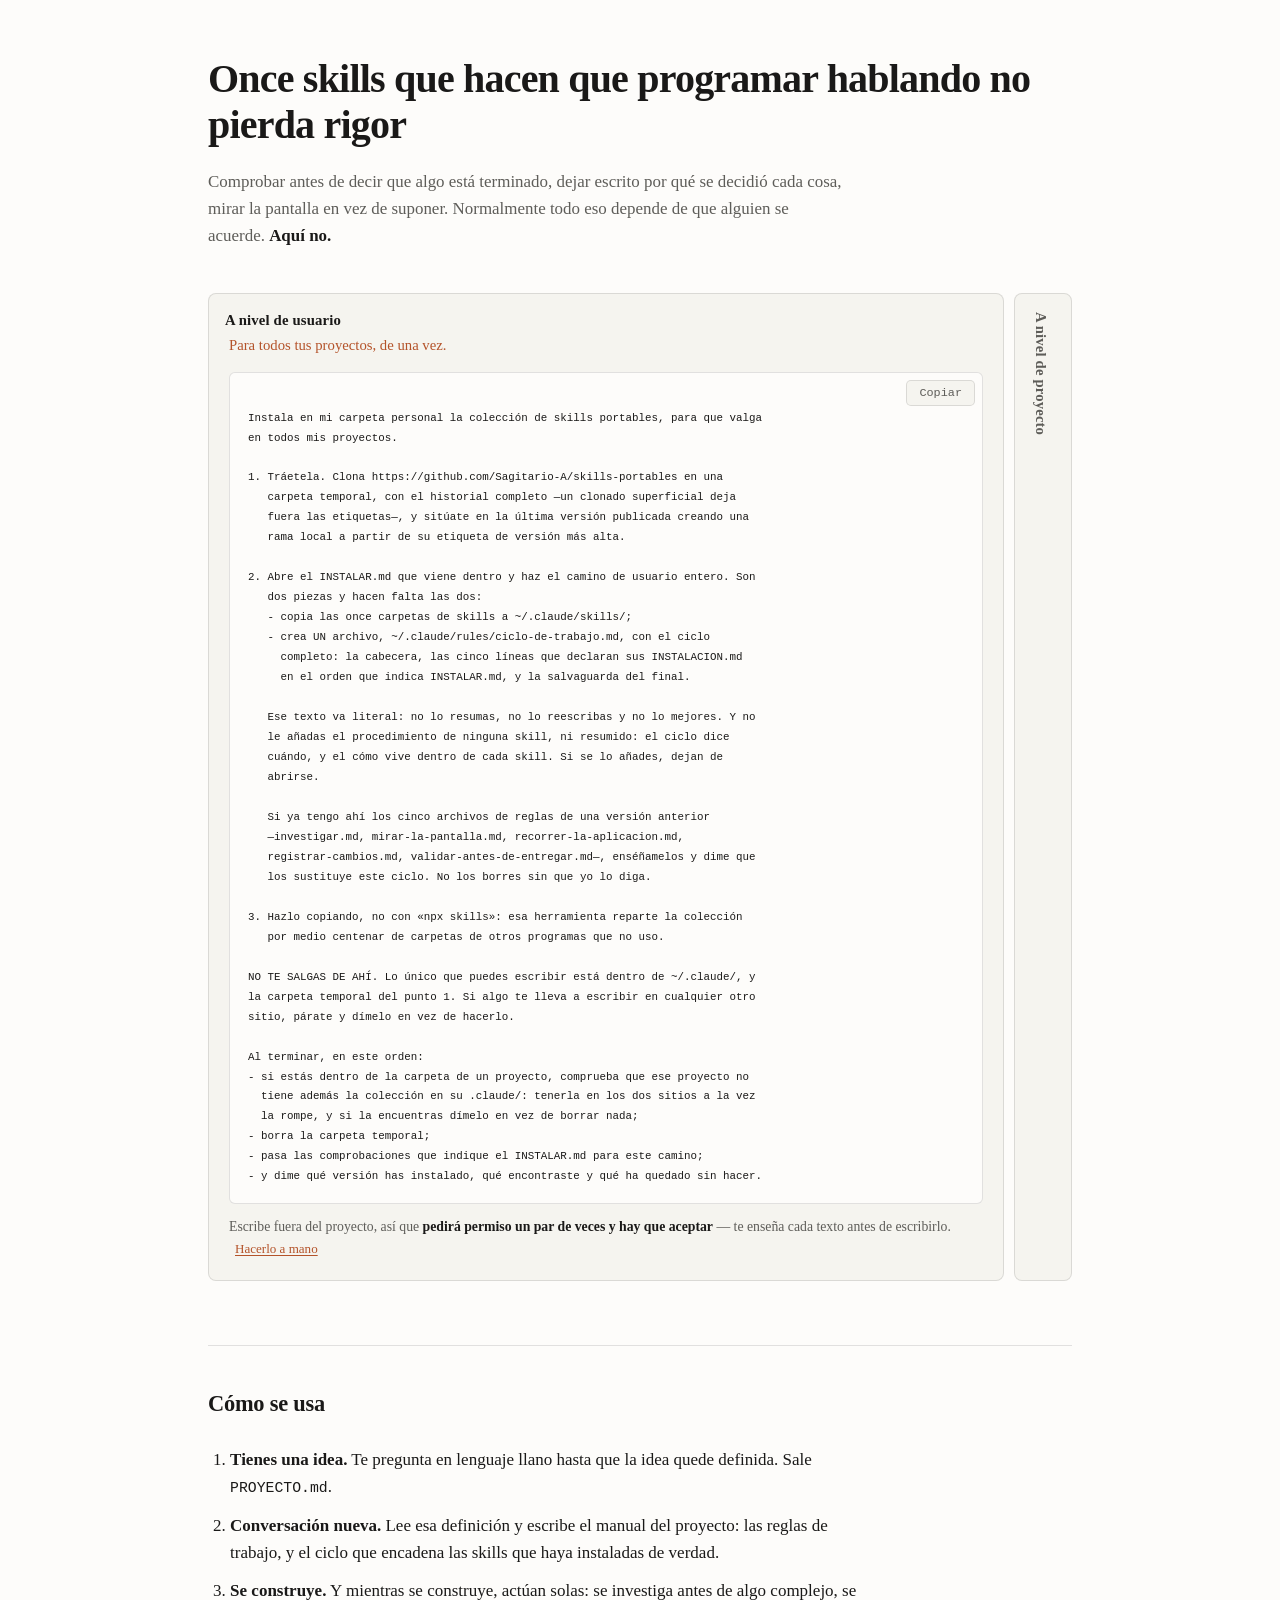
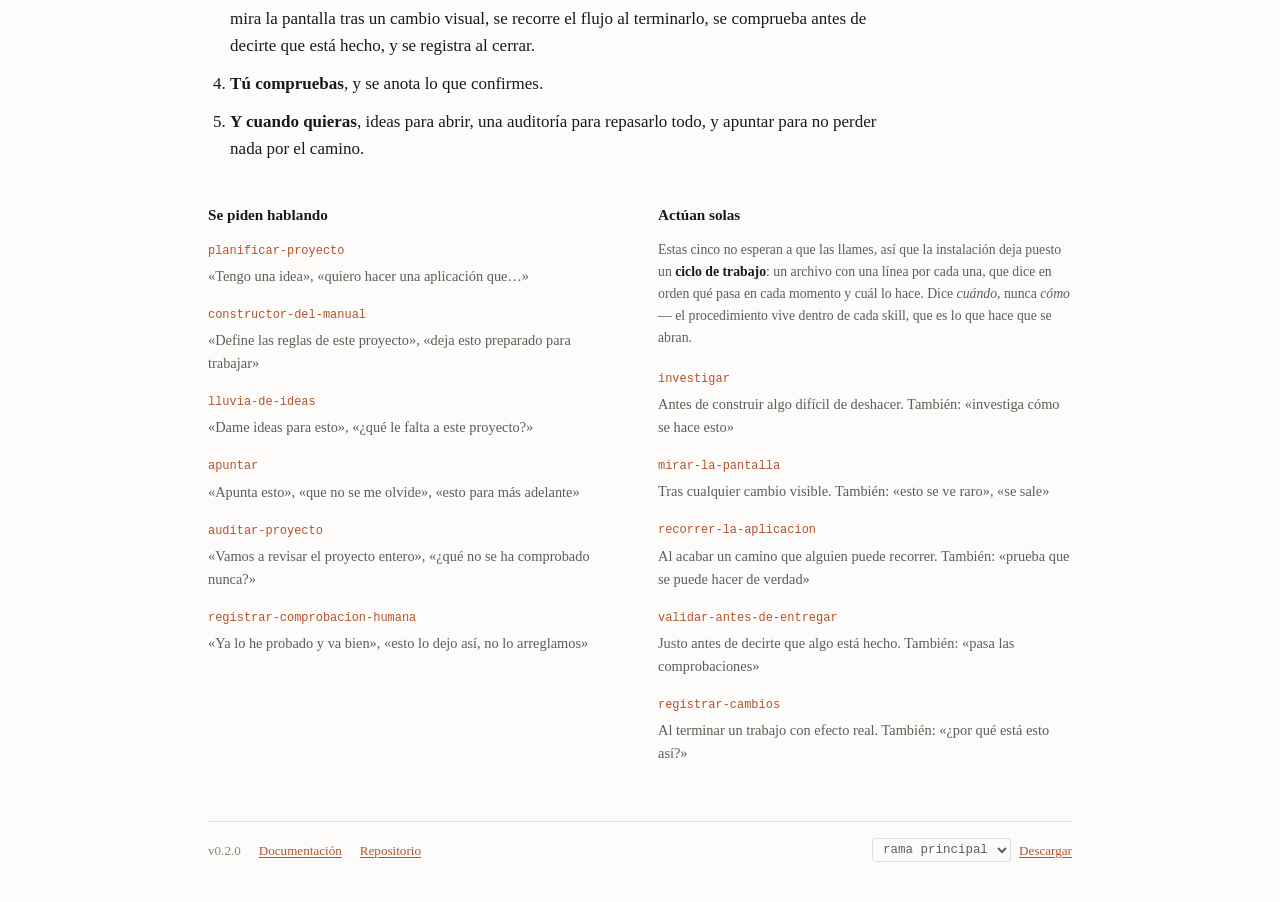
<file: docs/index.html>
<!DOCTYPE html>
<html lang="es">
<head>
<meta charset="utf-8">
<meta name="viewport" content="width=device-width, initial-scale=1">
<title>Skills portables</title>
<meta name="description" content="Once skills de uso general para Claude Code: investigar antes de construir, mirar la pantalla, comprobar antes de entregar y dejar escrito el porqué.">
<link rel="stylesheet" href="estilo.css">
</head>
<body>

<main>

<h1>Once skills que hacen que programar hablando no pierda rigor</h1>
<p class="entrada">
  Comprobar antes de decir que algo está terminado, dejar escrito por qué se decidió cada
  cosa, mirar la pantalla en vez de suponer. Normalmente todo eso depende de que alguien se
  acuerde. <strong>Aquí no.</strong>
</p>

<!-- ───────────────────────── Instalar ───────────────────────── -->
<section class="instalar">
  <input type="radio" name="via" id="via-usuario" checked>
  <input type="radio" name="via" id="via-proyecto">

  <div class="paneles">

    <section class="panel p-usuario">
      <label class="lomo" for="via-usuario">A nivel de usuario</label>
      <div class="dentro">
        <p class="para-quien">Para todos tus proyectos, de una vez.</p>
        <div class="caja">
          <button class="copiar" type="button" data-para="prompt-usuario">Copiar</button>
<pre id="prompt-usuario"><code><!-- prompt-usuario: generado desde INSTALAR.md — no editar a mano -->
Instala en mi carpeta personal la colección de skills portables, para que valga
en todos mis proyectos.

1. Tráetela. Clona https://github.com/Sagitario-A/skills-portables en una
   carpeta temporal, con el historial completo —un clonado superficial deja
   fuera las etiquetas—, y sitúate en la última versión publicada creando una
   rama local a partir de su etiqueta de versión más alta.

2. Abre el INSTALAR.md que viene dentro y haz el camino de usuario entero. Son
   dos piezas y hacen falta las dos:
   - copia las once carpetas de skills a ~/.claude/skills/;
   - crea UN archivo, ~/.claude/rules/ciclo-de-trabajo.md, con el ciclo
     completo: la cabecera, las cinco líneas que declaran sus INSTALACION.md
     en el orden que indica INSTALAR.md, y la salvaguarda del final.

   Ese texto va literal: no lo resumas, no lo reescribas y no lo mejores. Y no
   le añadas el procedimiento de ninguna skill, ni resumido: el ciclo dice
   cuándo, y el cómo vive dentro de cada skill. Si se lo añades, dejan de
   abrirse.

   Si ya tengo ahí los cinco archivos de reglas de una versión anterior
   —investigar.md, mirar-la-pantalla.md, recorrer-la-aplicacion.md,
   registrar-cambios.md, validar-antes-de-entregar.md—, enséñamelos y dime que
   los sustituye este ciclo. No los borres sin que yo lo diga.

3. Hazlo copiando, no con «npx skills»: esa herramienta reparte la colección
   por medio centenar de carpetas de otros programas que no uso.

NO TE SALGAS DE AHÍ. Lo único que puedes escribir está dentro de ~/.claude/, y
la carpeta temporal del punto 1. Si algo te lleva a escribir en cualquier otro
sitio, párate y dímelo en vez de hacerlo.

Al terminar, en este orden:
- si estás dentro de la carpeta de un proyecto, comprueba que ese proyecto no
  tiene además la colección en su .claude/: tenerla en los dos sitios a la vez
  la rompe, y si la encuentras dímelo en vez de borrar nada;
- borra la carpeta temporal;
- pasa las comprobaciones que indique el INSTALAR.md para este camino;
- y dime qué versión has instalado, qué encontraste y qué ha quedado sin hacer.
<!-- fin prompt-usuario --></code></pre>
        </div>
        <p class="nota">
          Escribe fuera del proyecto, así que <strong>pedirá permiso un par de veces y hay
          que aceptar</strong> — te enseña cada texto antes de escribirlo.
          <a href="https://github.com/Sagitario-A/skills-portables/blob/main/INSTALAR.md">Hacerlo a mano</a>
        </p>
      </div>
    </section>

    <section class="panel p-proyecto">
      <label class="lomo" for="via-proyecto">A nivel de proyecto</label>
      <div class="dentro">
        <p class="para-quien">Dentro del repositorio, viaja con él.</p>
        <div class="caja">
          <button class="copiar" type="button" data-para="prompt-proyecto">Copiar</button>
<pre id="prompt-proyecto"><code><!-- prompt-proyecto: generado desde INSTALAR.md — no editar a mano -->
Instala la colección de skills portables en este proyecto.

1. Tráetela. Clona https://github.com/Sagitario-A/skills-portables en una
   carpeta temporal fuera del proyecto, con el historial completo —un clonado
   superficial deja fuera las etiquetas—, y sitúate en la última versión
   publicada creando una rama local a partir de su etiqueta de versión más alta.

2. Abre el INSTALAR.md que viene dentro y haz el camino de proyecto entero. Son
   dos piezas y hacen falta las dos:
   - copia las once carpetas de skills a .claude/skills/ de este proyecto;
   - crea UN archivo, .claude/rules/ciclo-de-trabajo.md, con el ciclo completo:
     la cabecera, las cinco líneas que declaran sus INSTALACION.md en el orden
     que indica INSTALAR.md, y la salvaguarda del final.

   Ese texto va literal: no lo resumas, no lo reescribas y no lo mejores. Y no
   le añadas el procedimiento de ninguna skill, ni resumido: el ciclo dice
   cuándo, y el cómo vive dentro de cada skill. Si se lo añades, dejan de
   abrirse.

   Si este proyecto ya tiene los cinco archivos de reglas de una versión
   anterior —investigar.md, mirar-la-pantalla.md, recorrer-la-aplicacion.md,
   registrar-cambios.md, validar-antes-de-entregar.md—, enséñamelos y dime que
   los sustituye este ciclo. No los borres sin que yo lo diga.

3. Hazlo copiando, nunca con «npx skills»: aquí deja enlaces con rutas de esta
   máquina, y el proyecto se queda sin skills en cuanto alguien lo clona.

NO TE SALGAS DEL PROYECTO. Lo único que puedes escribir está dentro de esta
carpeta, y la descarga temporal del punto 1. Si algo te lleva a escribir en mi
carpeta personal, párate y dímelo en vez de hacerlo.

Al terminar, en este orden:
- comprueba que no queda nada de la colección en ~/.claude/skills/ ni en
  ~/.claude/rules/: tenerla en los dos sitios a la vez la rompe, y si
  encuentras algo dímelo en vez de borrarlo;
- borra la carpeta temporal;
- pasa las comprobaciones que indique el INSTALAR.md para este camino;
- y dime qué versión has instalado, qué encontraste y qué ha quedado sin hacer.
<!-- fin prompt-proyecto --></code></pre>
        </div>
        <p class="nota">
          Todo ocurre dentro de la carpeta del proyecto, así que <strong>casi no pregunta
          nada</strong>.
          <a href="https://github.com/Sagitario-A/skills-portables/blob/main/INSTALAR.md">Hacerlo a mano</a>
        </p>
      </div>
    </section>

  </div>
</section>

<!-- ───────────────────────── Cómo se usa ───────────────────────── -->
<section class="uso">
  <h2>Cómo se usa</h2>

  <ol class="flujo">
    <li><strong>Tienes una idea.</strong> Te pregunta en lenguaje llano hasta que la idea
      quede definida. Sale <code>PROYECTO.md</code>.</li>
    <li><strong>Conversación nueva.</strong> Lee esa definición y escribe el manual del
      proyecto: las reglas de trabajo, y el ciclo que encadena las skills que haya
      instaladas de verdad.</li>
    <li><strong>Se construye.</strong> Y mientras se construye, actúan solas: se investiga
      antes de algo complejo, se mira la pantalla tras un cambio visual, se recorre el flujo
      al terminarlo, se comprueba antes de decirte que está hecho, y se registra al cerrar.</li>
    <li><strong>Tú compruebas</strong>, y se anota lo que confirmes.</li>
    <li><strong>Y cuando quieras</strong>, ideas para abrir, una auditoría para repasarlo
      todo, y apuntar para no perder nada por el camino.</li>
  </ol>

  <div class="dos-modos">
    <article>
      <h3>Se piden hablando</h3>
      <dl>
        <dt><code>planificar-proyecto</code></dt>
        <dd>«Tengo una idea», «quiero hacer una aplicación que…»</dd>

        <dt><code>constructor-del-manual</code></dt>
        <dd>«Define las reglas de este proyecto», «deja esto preparado para trabajar»</dd>

        <dt><code>lluvia-de-ideas</code></dt>
        <dd>«Dame ideas para esto», «¿qué le falta a este proyecto?»</dd>

        <dt><code>apuntar</code></dt>
        <dd>«Apunta esto», «que no se me olvide», «esto para más adelante»</dd>

        <dt><code>auditar-proyecto</code></dt>
        <dd>«Vamos a revisar el proyecto entero», «¿qué no se ha comprobado nunca?»</dd>

        <dt><code>registrar-comprobacion-humana</code></dt>
        <dd>«Ya lo he probado y va bien», «esto lo dejo así, no lo arreglamos»</dd>
      </dl>
    </article>

    <article>
      <h3>Actúan solas</h3>
      <p class="nota">
        Estas cinco no esperan a que las llames, así que la instalación deja puesto un
        <strong>ciclo de trabajo</strong>: un archivo con una línea por cada una, que dice en
        orden qué pasa en cada momento y cuál lo hace. Dice <em>cuándo</em>, nunca
        <em>cómo</em> — el procedimiento vive dentro de cada skill, que es lo que hace que
        se abran.
      </p>
      <dl>
        <dt><code>investigar</code></dt>
        <dd>Antes de construir algo difícil de deshacer. También: «investiga cómo se hace
          esto»</dd>

        <dt><code>mirar-la-pantalla</code></dt>
        <dd>Tras cualquier cambio visible. También: «esto se ve raro», «se sale»</dd>

        <dt><code>recorrer-la-aplicacion</code></dt>
        <dd>Al acabar un camino que alguien puede recorrer. También: «prueba que se puede
          hacer de verdad»</dd>

        <dt><code>validar-antes-de-entregar</code></dt>
        <dd>Justo antes de decirte que algo está hecho. También: «pasa las comprobaciones»</dd>

        <dt><code>registrar-cambios</code></dt>
        <dd>Al terminar un trabajo con efecto real. También: «¿por qué está esto así?»</dd>
      </dl>
    </article>
  </div>
</section>

</main>

<footer class="pie">
  <span>v<span id="version-actual">0.2.0</span></span>
  <a href="documentacion.html">Documentación</a>
  <a id="enlace-repo" href="#">Repositorio</a>
  <span class="descarga">
    <select id="lista-versiones" aria-label="Versión a descargar"><option value="">…</option></select>
    <a id="enlace-descarga" href="#">Descargar</a>
  </span>
</footer>

<script>
// El único sitio donde vive el nombre del repositorio.
const REPO = 'Sagitario-A/skills-portables'
const base = 'https://github.com/' + REPO

document.getElementById('enlace-repo').href = base

// Copiar el prompt.
for (const b of document.querySelectorAll('.copiar')) {
  b.addEventListener('click', async () => {
    const texto = document.getElementById(b.dataset.para).innerText
    try {
      await navigator.clipboard.writeText(texto.trim())
      b.textContent = 'Copiado'
    } catch {
      b.textContent = 'Copia a mano'
    }
    setTimeout(() => { b.textContent = 'Copiar' }, 2000)
  })
}

// Versiones, desde las etiquetas del repositorio.
const lista = document.getElementById('lista-versiones')
const descarga = document.getElementById('enlace-descarga')
const zip = (ref) => base + '/archive/refs/' + ref + '.zip'
const ponerDescarga = () => {
  descarga.href = lista.value ? zip('tags/' + lista.value) : zip('heads/main')
}
lista.addEventListener('change', ponerDescarga)

fetch('https://api.github.com/repos/' + REPO + '/tags')
  .then((r) => (r.ok ? r.json() : Promise.reject()))
  .then((tags) => {
    if (!tags.length) return Promise.reject()
    lista.innerHTML = ''
    for (const t of tags) {
      const o = document.createElement('option')
      o.value = t.name
      o.textContent = t.name
      lista.appendChild(o)
    }
    document.getElementById('version-actual').textContent = tags[0].name.replace(/^v/, '')
    ponerDescarga()
  })
  .catch(() => {
    lista.innerHTML = '<option value="">rama principal</option>'
    descarga.href = zip('heads/main')
  })
</script>

</body>
</html>
</file>
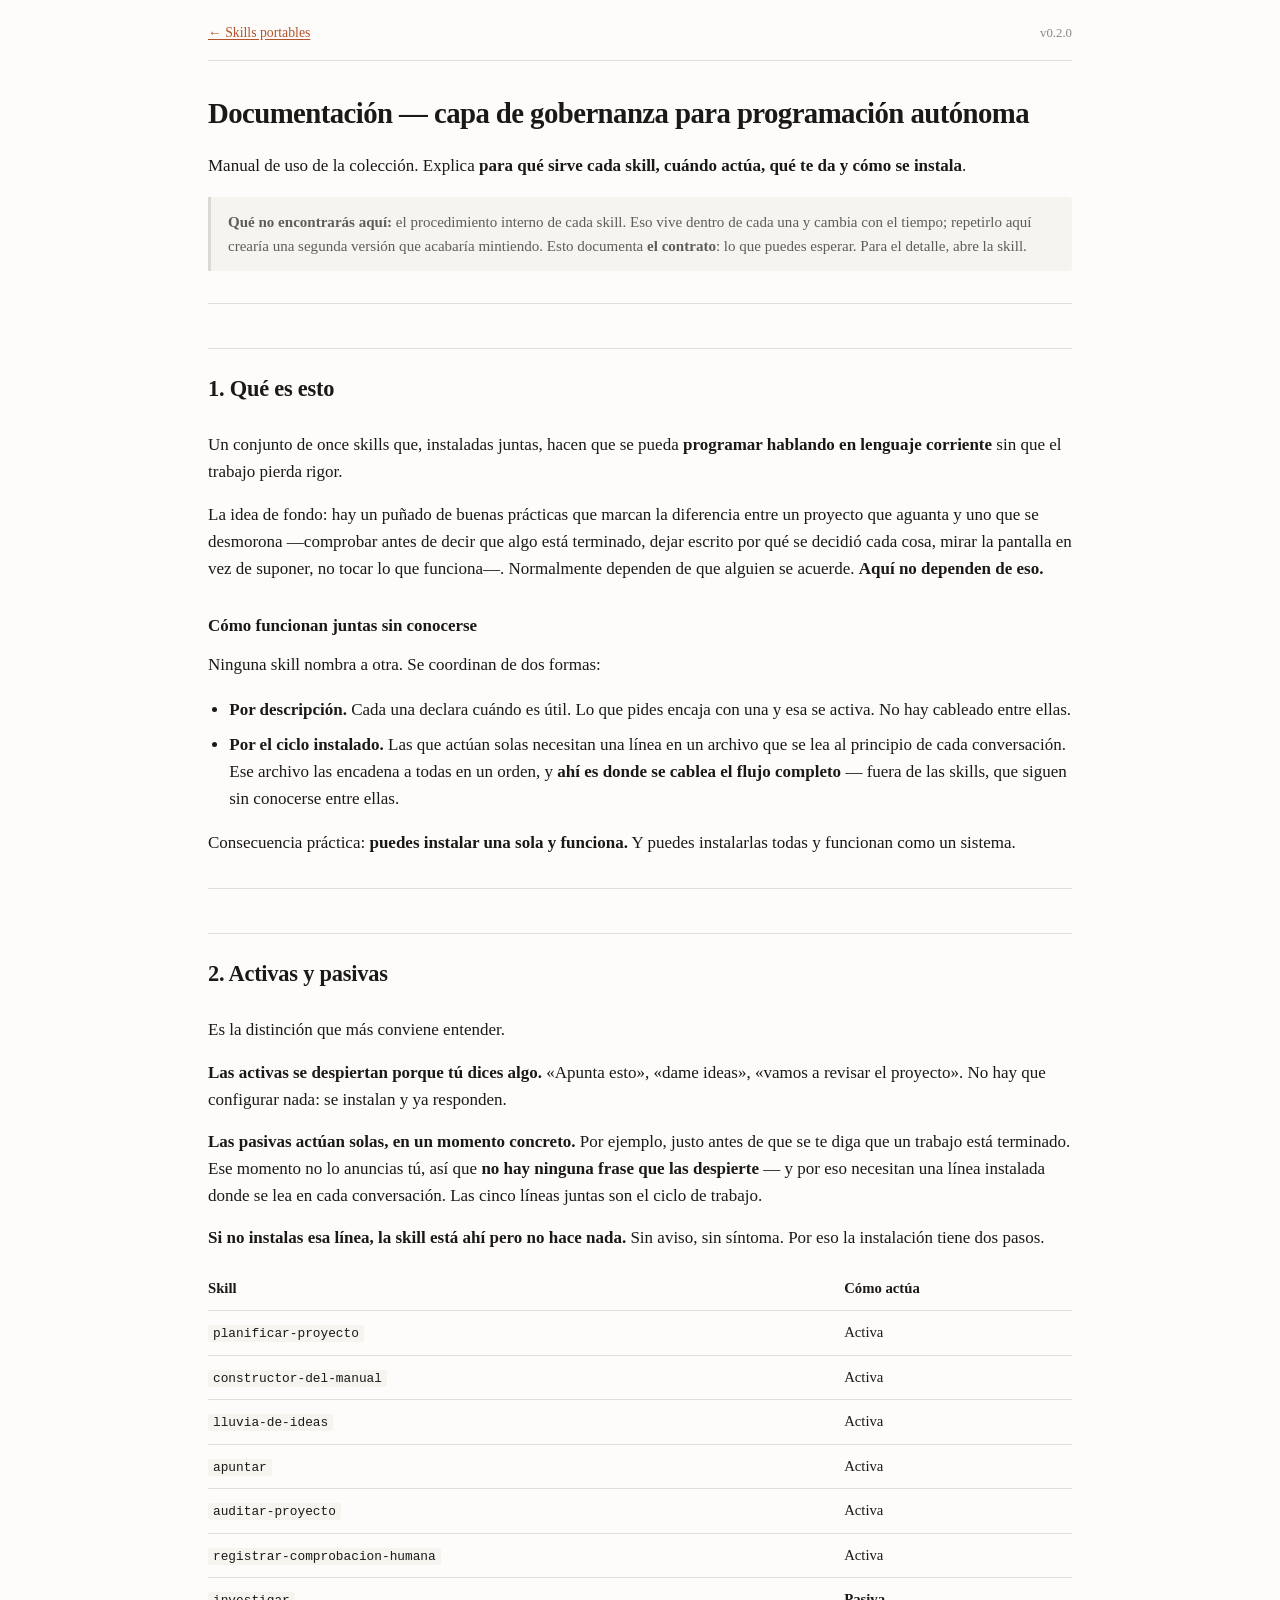
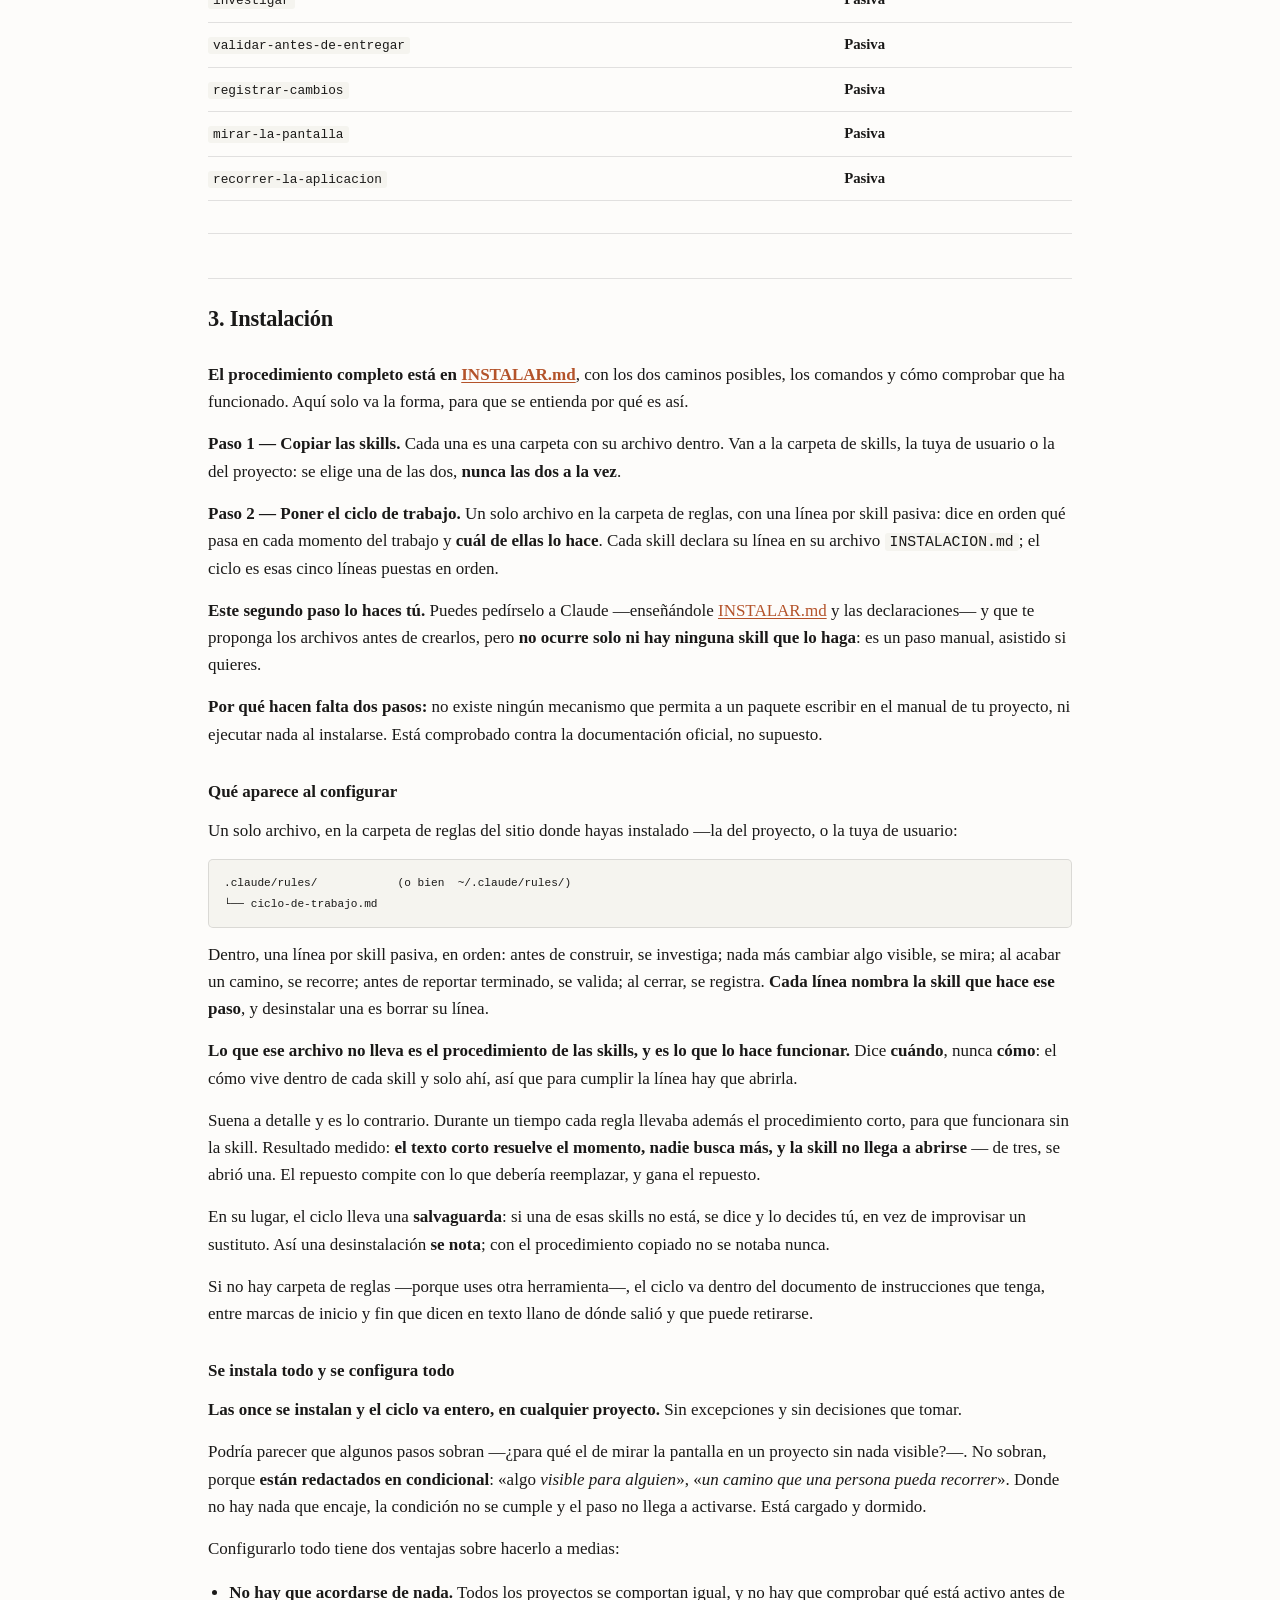
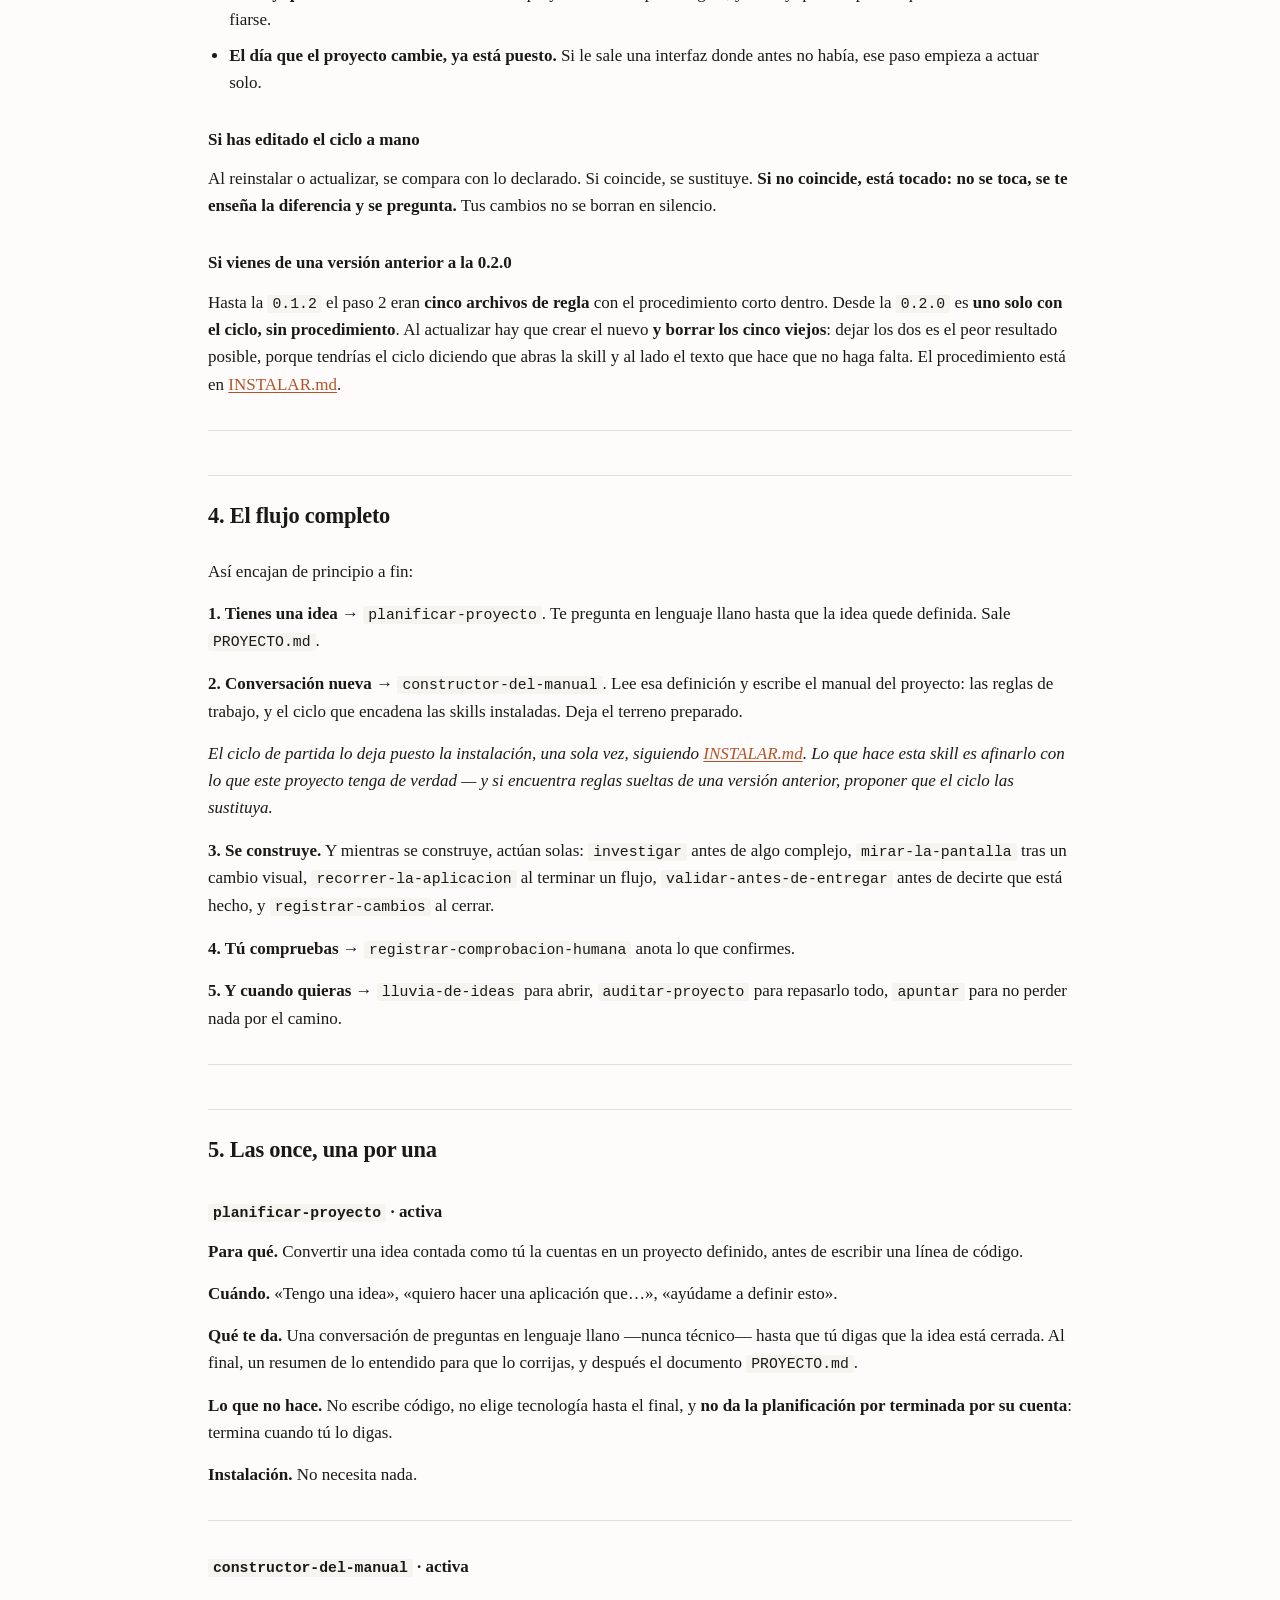
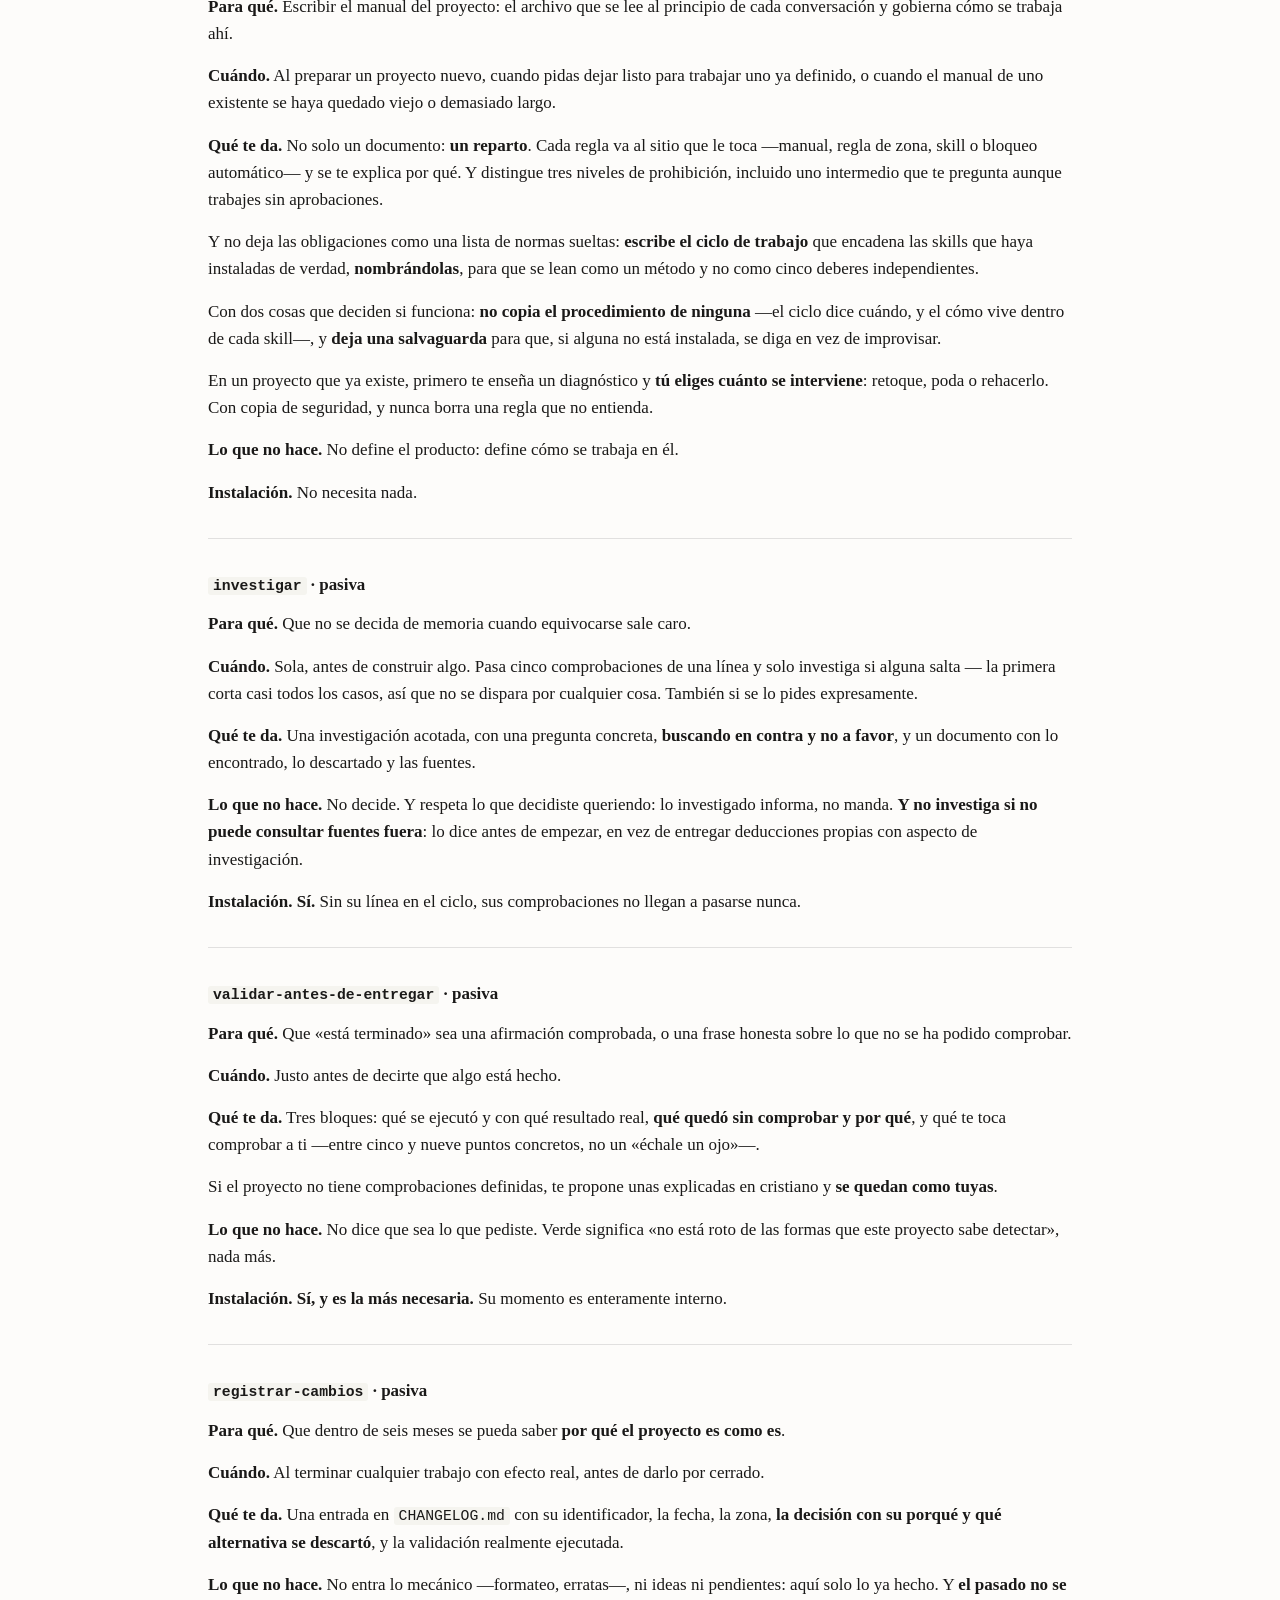
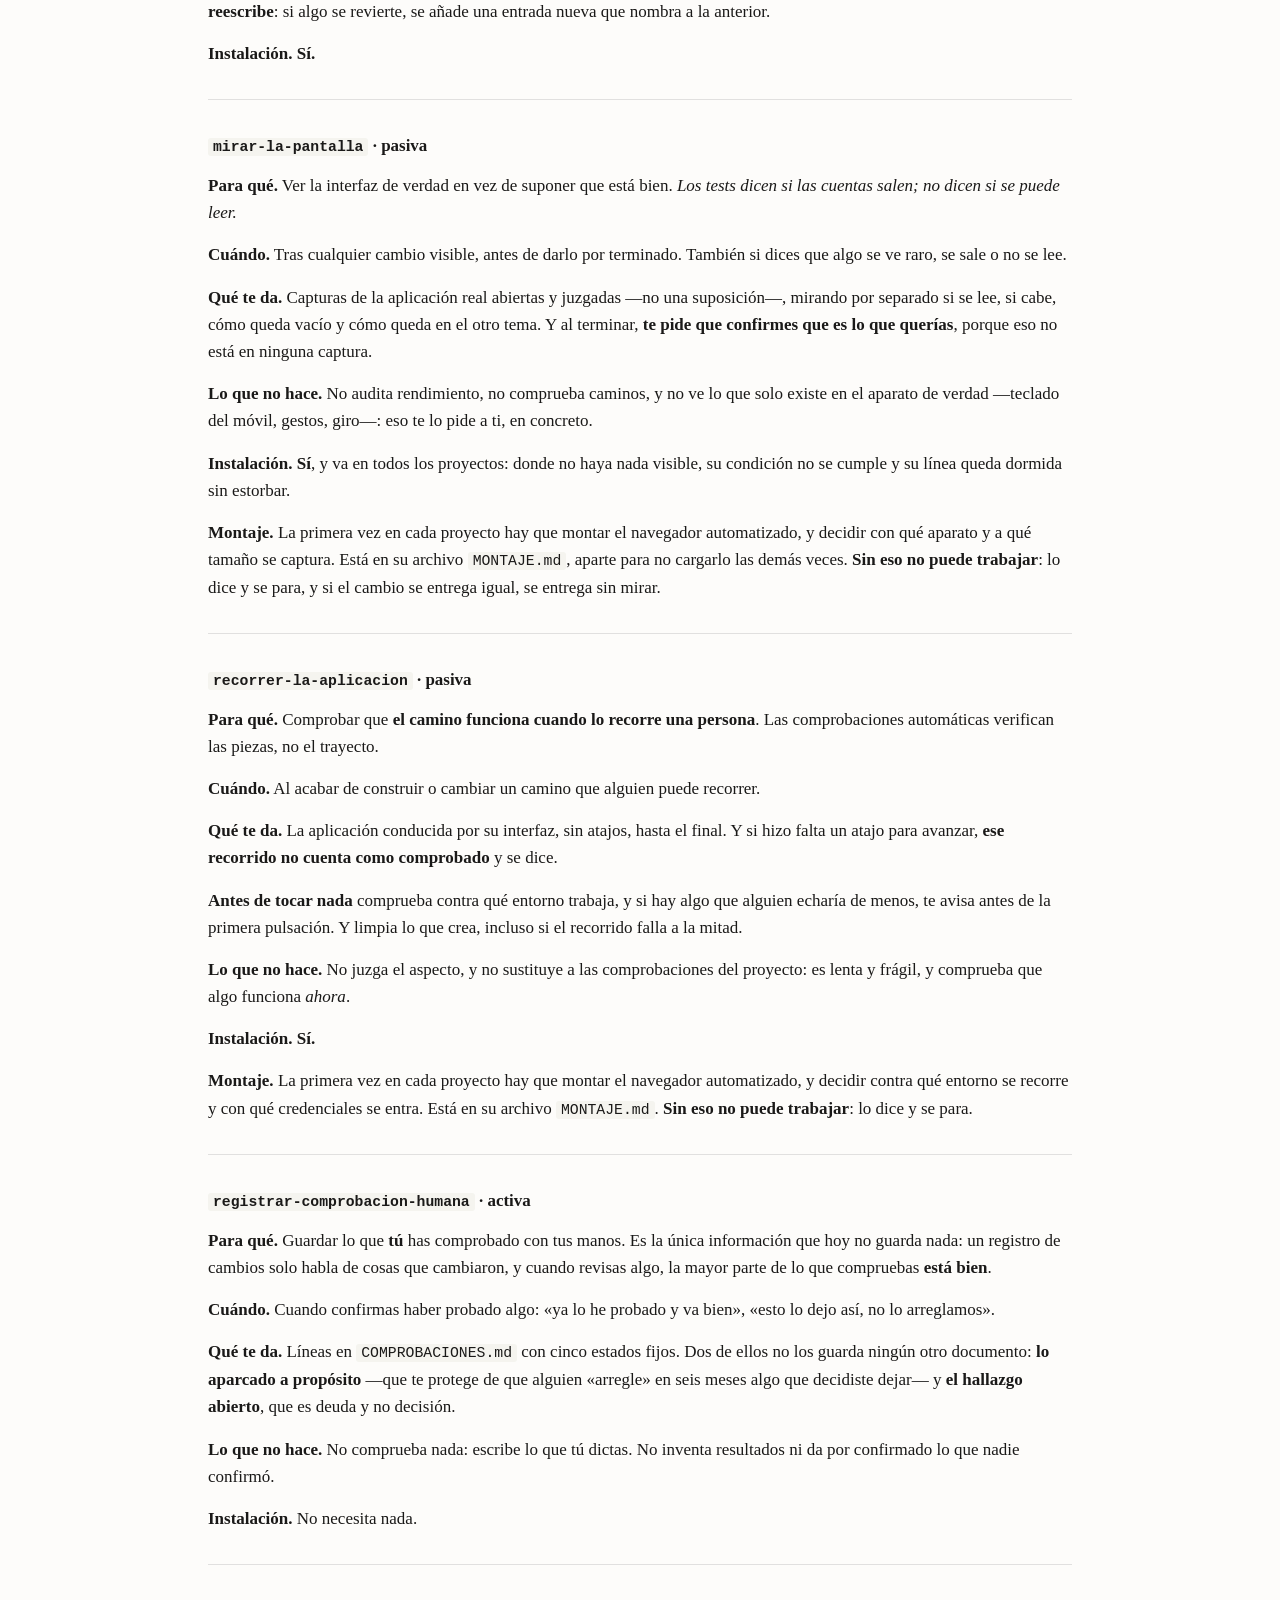
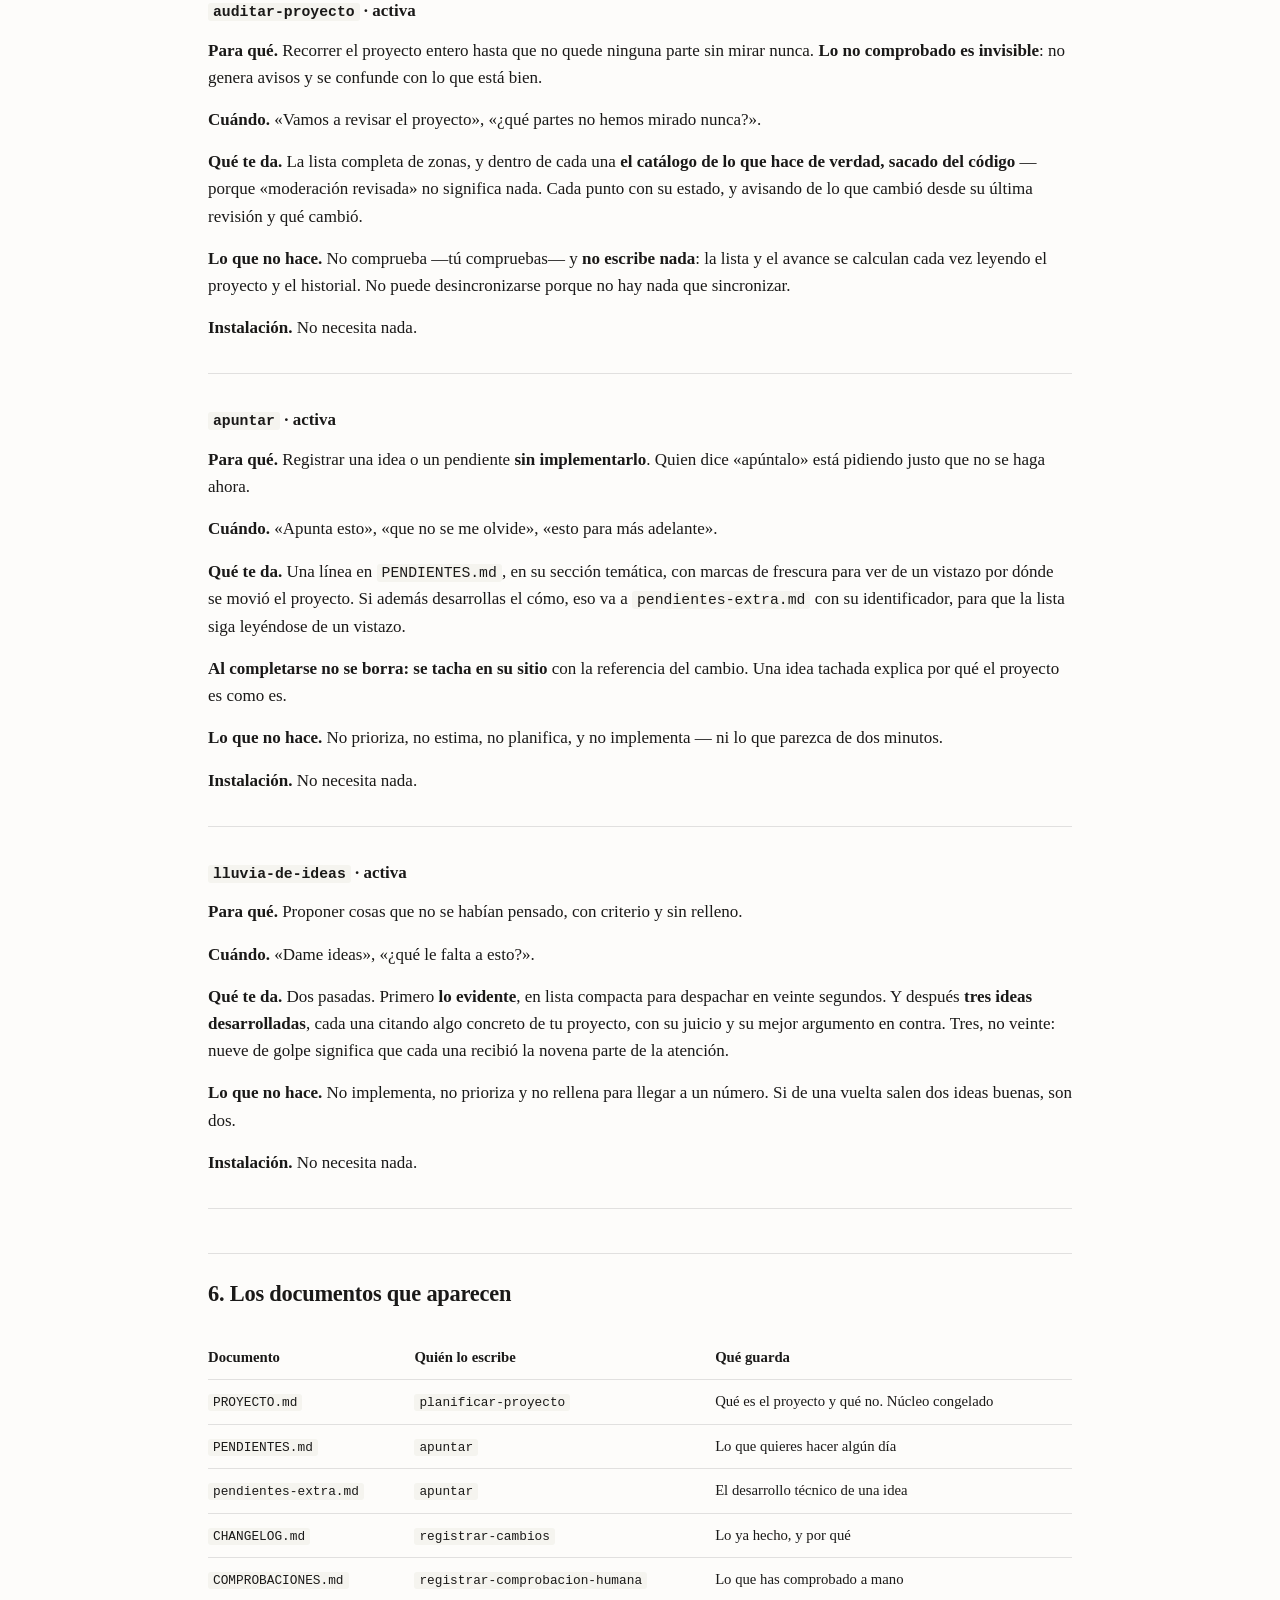
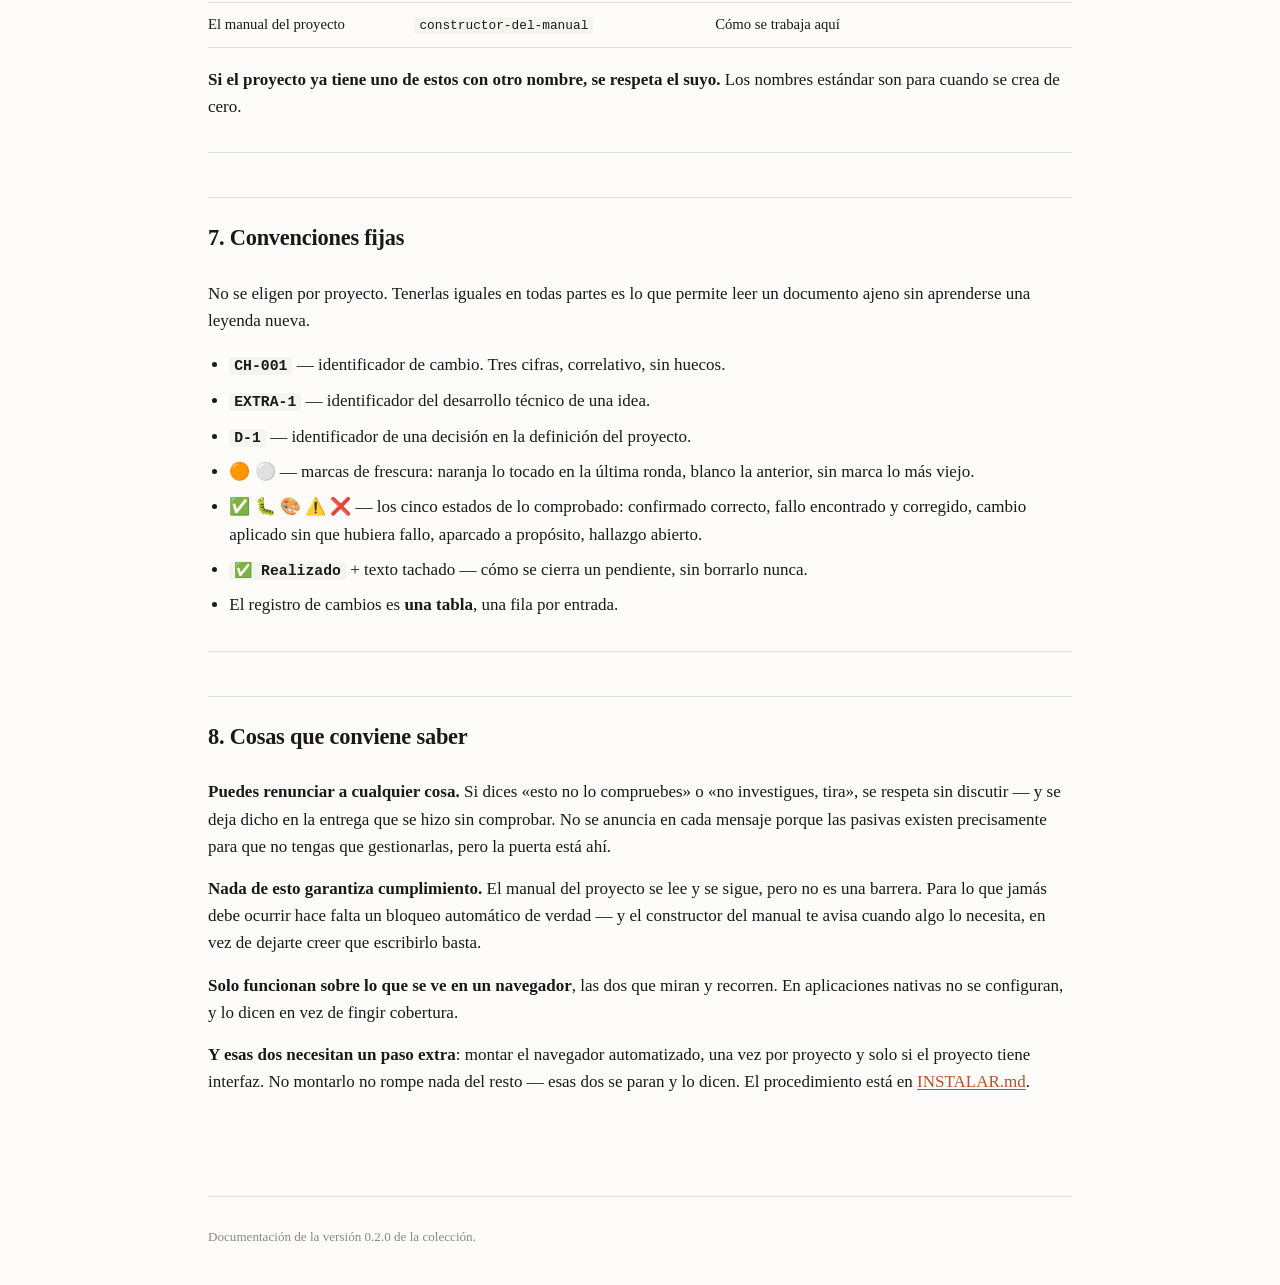
<file: docs/documentacion.html>
<!DOCTYPE html>
<html lang="es">
<head>
<meta charset="utf-8">
<meta name="viewport" content="width=device-width, initial-scale=1">
<title>Documentación — skills portables</title>
<link rel="stylesheet" href="estilo.css">
</head>
<body>

<header class="cabecera">
  <a class="volver" href="index.html">← Skills portables</a>
  <span class="version">v0.2.0</span>
</header>

<main class="documento">
<h1 id="documentacion-capa-de-gobernanza-para-programacion-autonoma">Documentación — capa de gobernanza para programación autónoma</h1>
<p>Manual de uso de la colección. Explica <strong>para qué sirve cada skill, cuándo actúa, qué te da y cómo se instala</strong>.</p>
<blockquote><strong>Qué no encontrarás aquí:</strong> el procedimiento interno de cada skill. Eso vive dentro de cada una y cambia con el tiempo; repetirlo aquí crearía una segunda versión que acabaría mintiendo. Esto documenta <strong>el contrato</strong>: lo que puedes esperar. Para el detalle, abre la skill.</blockquote>
<hr>
<h2 id="1-que-es-esto">1. Qué es esto</h2>
<p>Un conjunto de once skills que, instaladas juntas, hacen que se pueda <strong>programar hablando en lenguaje corriente</strong> sin que el trabajo pierda rigor.</p>
<p>La idea de fondo: hay un puñado de buenas prácticas que marcan la diferencia entre un proyecto que aguanta y uno que se desmorona —comprobar antes de decir que algo está terminado, dejar escrito por qué se decidió cada cosa, mirar la pantalla en vez de suponer, no tocar lo que funciona—. Normalmente dependen de que alguien se acuerde. <strong>Aquí no dependen de eso.</strong></p>
<h3 id="como-funcionan-juntas-sin-conocerse">Cómo funcionan juntas sin conocerse</h3>
<p>Ninguna skill nombra a otra. Se coordinan de dos formas:</p>
<ul>
<li><strong>Por descripción.</strong> Cada una declara cuándo es útil. Lo que pides encaja con una y esa se activa. No hay cableado entre ellas.</li>
<li><strong>Por el ciclo instalado.</strong> Las que actúan solas necesitan una línea en un archivo que se lea al principio de cada conversación. Ese archivo las encadena a todas en un orden, y <strong>ahí es donde se cablea el flujo completo</strong> — fuera de las skills, que siguen sin conocerse entre ellas.</li>
</ul>
<p>Consecuencia práctica: <strong>puedes instalar una sola y funciona.</strong> Y puedes instalarlas todas y funcionan como un sistema.</p>
<hr>
<h2 id="2-activas-y-pasivas">2. Activas y pasivas</h2>
<p>Es la distinción que más conviene entender.</p>
<p><strong>Las activas se despiertan porque tú dices algo.</strong> «Apunta esto», «dame ideas», «vamos a revisar el proyecto». No hay que configurar nada: se instalan y ya responden.</p>
<p><strong>Las pasivas actúan solas, en un momento concreto.</strong> Por ejemplo, justo antes de que se te diga que un trabajo está terminado. Ese momento no lo anuncias tú, así que <strong>no hay ninguna frase que las despierte</strong> — y por eso necesitan una línea instalada donde se lea en cada conversación. Las cinco líneas juntas son el ciclo de trabajo.</p>
<p><strong>Si no instalas esa línea, la skill está ahí pero no hace nada.</strong> Sin aviso, sin síntoma. Por eso la instalación tiene dos pasos.</p>
<table><thead><tr>
<th>Skill</th>
<th>Cómo actúa</th>
</tr></thead><tbody>
<tr>
<td><code>planificar-proyecto</code></td>
<td>Activa</td>
</tr>
<tr>
<td><code>constructor-del-manual</code></td>
<td>Activa</td>
</tr>
<tr>
<td><code>lluvia-de-ideas</code></td>
<td>Activa</td>
</tr>
<tr>
<td><code>apuntar</code></td>
<td>Activa</td>
</tr>
<tr>
<td><code>auditar-proyecto</code></td>
<td>Activa</td>
</tr>
<tr>
<td><code>registrar-comprobacion-humana</code></td>
<td>Activa</td>
</tr>
<tr>
<td><code>investigar</code></td>
<td><strong>Pasiva</strong></td>
</tr>
<tr>
<td><code>validar-antes-de-entregar</code></td>
<td><strong>Pasiva</strong></td>
</tr>
<tr>
<td><code>registrar-cambios</code></td>
<td><strong>Pasiva</strong></td>
</tr>
<tr>
<td><code>mirar-la-pantalla</code></td>
<td><strong>Pasiva</strong></td>
</tr>
<tr>
<td><code>recorrer-la-aplicacion</code></td>
<td><strong>Pasiva</strong></td>
</tr>
</tbody></table>
<hr>
<h2 id="3-instalacion">3. Instalación</h2>
<p><strong>El procedimiento completo está en <a href="https://github.com/Sagitario-A/skills-portables/blob/main/INSTALAR.md">INSTALAR.md</a></strong>, con los dos caminos posibles, los comandos y cómo comprobar que ha funcionado. Aquí solo va la forma, para que se entienda por qué es así.</p>
<p><strong>Paso 1 — Copiar las skills.</strong> Cada una es una carpeta con su archivo dentro. Van a la carpeta de skills, la tuya de usuario o la del proyecto: se elige una de las dos, <strong>nunca las dos a la vez</strong>.</p>
<p><strong>Paso 2 — Poner el ciclo de trabajo.</strong> Un solo archivo en la carpeta de reglas, con una línea por skill pasiva: dice en orden qué pasa en cada momento del trabajo y <strong>cuál de ellas lo hace</strong>. Cada skill declara su línea en su archivo <code>INSTALACION.md</code>; el ciclo es esas cinco líneas puestas en orden.</p>
<p><strong>Este segundo paso lo haces tú.</strong> Puedes pedírselo a Claude —enseñándole <a href="https://github.com/Sagitario-A/skills-portables/blob/main/INSTALAR.md">INSTALAR.md</a> y las declaraciones— y que te proponga los archivos antes de crearlos, pero <strong>no ocurre solo ni hay ninguna skill que lo haga</strong>: es un paso manual, asistido si quieres.</p>
<p><strong>Por qué hacen falta dos pasos:</strong> no existe ningún mecanismo que permita a un paquete escribir en el manual de tu proyecto, ni ejecutar nada al instalarse. Está comprobado contra la documentación oficial, no supuesto.</p>
<h3 id="que-aparece-al-configurar">Qué aparece al configurar</h3>
<p>Un solo archivo, en la carpeta de reglas del sitio donde hayas instalado —la del proyecto, o la tuya de usuario:</p>
<pre><code>.claude/rules/            (o bien  ~/.claude/rules/)
└── ciclo-de-trabajo.md</code></pre>
<p>Dentro, una línea por skill pasiva, en orden: antes de construir, se investiga; nada más cambiar algo visible, se mira; al acabar un camino, se recorre; antes de reportar terminado, se valida; al cerrar, se registra. <strong>Cada línea nombra la skill que hace ese paso</strong>, y desinstalar una es borrar su línea.</p>
<p><strong>Lo que ese archivo no lleva es el procedimiento de las skills, y es lo que lo hace funcionar.</strong> Dice <strong>cuándo</strong>, nunca <strong>cómo</strong>: el cómo vive dentro de cada skill y solo ahí, así que para cumplir la línea hay que abrirla.</p>
<p>Suena a detalle y es lo contrario. Durante un tiempo cada regla llevaba además el procedimiento corto, para que funcionara sin la skill. Resultado medido: <strong>el texto corto resuelve el momento, nadie busca más, y la skill no llega a abrirse</strong> — de tres, se abrió una. El repuesto compite con lo que debería reemplazar, y gana el repuesto.</p>
<p>En su lugar, el ciclo lleva una <strong>salvaguarda</strong>: si una de esas skills no está, se dice y lo decides tú, en vez de improvisar un sustituto. Así una desinstalación <strong>se nota</strong>; con el procedimiento copiado no se notaba nunca.</p>
<p>Si no hay carpeta de reglas —porque uses otra herramienta—, el ciclo va dentro del documento de instrucciones que tenga, entre marcas de inicio y fin que dicen en texto llano de dónde salió y que puede retirarse.</p>
<h3 id="se-instala-todo-y-se-configura-todo">Se instala todo y se configura todo</h3>
<p><strong>Las once se instalan y el ciclo va entero, en cualquier proyecto.</strong> Sin excepciones y sin decisiones que tomar.</p>
<p>Podría parecer que algunos pasos sobran —¿para qué el de mirar la pantalla en un proyecto sin nada visible?—. No sobran, porque <strong>están redactados en condicional</strong>: «algo <em>visible para alguien</em>», «<em>un camino que una persona pueda recorrer</em>». Donde no hay nada que encaje, la condición no se cumple y el paso no llega a activarse. Está cargado y dormido.</p>
<p>Configurarlo todo tiene dos ventajas sobre hacerlo a medias:</p>
<ul>
<li><strong>No hay que acordarse de nada.</strong> Todos los proyectos se comportan igual, y no hay que comprobar qué está activo antes de fiarse.</li>
<li><strong>El día que el proyecto cambie, ya está puesto.</strong> Si le sale una interfaz donde antes no había, ese paso empieza a actuar solo.</li>
</ul>
<h3 id="si-has-editado-el-ciclo-a-mano">Si has editado el ciclo a mano</h3>
<p>Al reinstalar o actualizar, se compara con lo declarado. Si coincide, se sustituye. <strong>Si no coincide, está tocado: no se toca, se te enseña la diferencia y se pregunta.</strong> Tus cambios no se borran en silencio.</p>
<h3 id="si-vienes-de-una-version-anterior-a-la-020">Si vienes de una versión anterior a la 0.2.0</h3>
<p>Hasta la <code>0.1.2</code> el paso 2 eran <strong>cinco archivos de regla</strong> con el procedimiento corto dentro. Desde la <code>0.2.0</code> es <strong>uno solo con el ciclo, sin procedimiento</strong>. Al actualizar hay que crear el nuevo <strong>y borrar los cinco viejos</strong>: dejar los dos es el peor resultado posible, porque tendrías el ciclo diciendo que abras la skill y al lado el texto que hace que no haga falta. El procedimiento está en <a href="https://github.com/Sagitario-A/skills-portables/blob/main/INSTALAR.md">INSTALAR.md</a>.</p>
<hr>
<h2 id="4-el-flujo-completo">4. El flujo completo</h2>
<p>Así encajan de principio a fin:</p>
<p><strong>1. Tienes una idea</strong> → <code>planificar-proyecto</code>. Te pregunta en lenguaje llano hasta que la idea quede definida. Sale <code>PROYECTO.md</code>.</p>
<p><strong>2. Conversación nueva</strong> → <code>constructor-del-manual</code>. Lee esa definición y escribe el manual del proyecto: las reglas de trabajo, y el ciclo que encadena las skills instaladas. Deja el terreno preparado.</p>
<p><em>El ciclo de partida lo deja puesto la instalación, una sola vez, siguiendo <a href="https://github.com/Sagitario-A/skills-portables/blob/main/INSTALAR.md">INSTALAR.md</a>. Lo que hace esta skill es afinarlo con lo que este proyecto tenga de verdad — y si encuentra reglas sueltas de una versión anterior, proponer que el ciclo las sustituya.</em></p>
<p><strong>3. Se construye.</strong> Y mientras se construye, actúan solas: <code>investigar</code> antes de algo complejo, <code>mirar-la-pantalla</code> tras un cambio visual, <code>recorrer-la-aplicacion</code> al terminar un flujo, <code>validar-antes-de-entregar</code> antes de decirte que está hecho, y <code>registrar-cambios</code> al cerrar.</p>
<p><strong>4. Tú compruebas</strong> → <code>registrar-comprobacion-humana</code> anota lo que confirmes.</p>
<p><strong>5. Y cuando quieras</strong> → <code>lluvia-de-ideas</code> para abrir, <code>auditar-proyecto</code> para repasarlo todo, <code>apuntar</code> para no perder nada por el camino.</p>
<hr>
<h2 id="5-las-once-una-por-una">5. Las once, una por una</h2>
<h3 id="planificar-proyecto-activa"><code>planificar-proyecto</code> · activa</h3>
<p><strong>Para qué.</strong> Convertir una idea contada como tú la cuentas en un proyecto definido, antes de escribir una línea de código.</p>
<p><strong>Cuándo.</strong> «Tengo una idea», «quiero hacer una aplicación que…», «ayúdame a definir esto».</p>
<p><strong>Qué te da.</strong> Una conversación de preguntas en lenguaje llano —nunca técnico— hasta que tú digas que la idea está cerrada. Al final, un resumen de lo entendido para que lo corrijas, y después el documento <code>PROYECTO.md</code>.</p>
<p><strong>Lo que no hace.</strong> No escribe código, no elige tecnología hasta el final, y <strong>no da la planificación por terminada por su cuenta</strong>: termina cuando tú lo digas.</p>
<p><strong>Instalación.</strong> No necesita nada.</p>
<hr>
<h3 id="constructor-del-manual-activa"><code>constructor-del-manual</code> · activa</h3>
<p><strong>Para qué.</strong> Escribir el manual del proyecto: el archivo que se lee al principio de cada conversación y gobierna cómo se trabaja ahí.</p>
<p><strong>Cuándo.</strong> Al preparar un proyecto nuevo, cuando pidas dejar listo para trabajar uno ya definido, o cuando el manual de uno existente se haya quedado viejo o demasiado largo.</p>
<p><strong>Qué te da.</strong> No solo un documento: <strong>un reparto</strong>. Cada regla va al sitio que le toca —manual, regla de zona, skill o bloqueo automático— y se te explica por qué. Y distingue tres niveles de prohibición, incluido uno intermedio que te pregunta aunque trabajes sin aprobaciones.</p>
<p>Y no deja las obligaciones como una lista de normas sueltas: <strong>escribe el ciclo de trabajo</strong> que encadena las skills que haya instaladas de verdad, <strong>nombrándolas</strong>, para que se lean como un método y no como cinco deberes independientes.</p>
<p>Con dos cosas que deciden si funciona: <strong>no copia el procedimiento de ninguna</strong> —el ciclo dice cuándo, y el cómo vive dentro de cada skill—, y <strong>deja una salvaguarda</strong> para que, si alguna no está instalada, se diga en vez de improvisar.</p>
<p>En un proyecto que ya existe, primero te enseña un diagnóstico y <strong>tú eliges cuánto se interviene</strong>: retoque, poda o rehacerlo. Con copia de seguridad, y nunca borra una regla que no entienda.</p>
<p><strong>Lo que no hace.</strong> No define el producto: define cómo se trabaja en él.</p>
<p><strong>Instalación.</strong> No necesita nada.</p>
<hr>
<h3 id="investigar-pasiva"><code>investigar</code> · pasiva</h3>
<p><strong>Para qué.</strong> Que no se decida de memoria cuando equivocarse sale caro.</p>
<p><strong>Cuándo.</strong> Sola, antes de construir algo. Pasa cinco comprobaciones de una línea y solo investiga si alguna salta — la primera corta casi todos los casos, así que no se dispara por cualquier cosa. También si se lo pides expresamente.</p>
<p><strong>Qué te da.</strong> Una investigación acotada, con una pregunta concreta, <strong>buscando en contra y no a favor</strong>, y un documento con lo encontrado, lo descartado y las fuentes.</p>
<p><strong>Lo que no hace.</strong> No decide. Y respeta lo que decidiste queriendo: lo investigado informa, no manda. <strong>Y no investiga si no puede consultar fuentes fuera</strong>: lo dice antes de empezar, en vez de entregar deducciones propias con aspecto de investigación.</p>
<p><strong>Instalación.</strong> <strong>Sí.</strong> Sin su línea en el ciclo, sus comprobaciones no llegan a pasarse nunca.</p>
<hr>
<h3 id="validar-antes-de-entregar-pasiva"><code>validar-antes-de-entregar</code> · pasiva</h3>
<p><strong>Para qué.</strong> Que «está terminado» sea una afirmación comprobada, o una frase honesta sobre lo que no se ha podido comprobar.</p>
<p><strong>Cuándo.</strong> Justo antes de decirte que algo está hecho.</p>
<p><strong>Qué te da.</strong> Tres bloques: qué se ejecutó y con qué resultado real, <strong>qué quedó sin comprobar y por qué</strong>, y qué te toca comprobar a ti —entre cinco y nueve puntos concretos, no un «échale un ojo»—.</p>
<p>Si el proyecto no tiene comprobaciones definidas, te propone unas explicadas en cristiano y <strong>se quedan como tuyas</strong>.</p>
<p><strong>Lo que no hace.</strong> No dice que sea lo que pediste. Verde significa «no está roto de las formas que este proyecto sabe detectar», nada más.</p>
<p><strong>Instalación.</strong> <strong>Sí, y es la más necesaria.</strong> Su momento es enteramente interno.</p>
<hr>
<h3 id="registrar-cambios-pasiva"><code>registrar-cambios</code> · pasiva</h3>
<p><strong>Para qué.</strong> Que dentro de seis meses se pueda saber <strong>por qué el proyecto es como es</strong>.</p>
<p><strong>Cuándo.</strong> Al terminar cualquier trabajo con efecto real, antes de darlo por cerrado.</p>
<p><strong>Qué te da.</strong> Una entrada en <code>CHANGELOG.md</code> con su identificador, la fecha, la zona, <strong>la decisión con su porqué y qué alternativa se descartó</strong>, y la validación realmente ejecutada.</p>
<p><strong>Lo que no hace.</strong> No entra lo mecánico —formateo, erratas—, ni ideas ni pendientes: aquí solo lo ya hecho. Y <strong>el pasado no se reescribe</strong>: si algo se revierte, se añade una entrada nueva que nombra a la anterior.</p>
<p><strong>Instalación.</strong> <strong>Sí.</strong></p>
<hr>
<h3 id="mirar-la-pantalla-pasiva"><code>mirar-la-pantalla</code> · pasiva</h3>
<p><strong>Para qué.</strong> Ver la interfaz de verdad en vez de suponer que está bien. <em>Los tests dicen si las cuentas salen; no dicen si se puede leer.</em></p>
<p><strong>Cuándo.</strong> Tras cualquier cambio visible, antes de darlo por terminado. También si dices que algo se ve raro, se sale o no se lee.</p>
<p><strong>Qué te da.</strong> Capturas de la aplicación real abiertas y juzgadas —no una suposición—, mirando por separado si se lee, si cabe, cómo queda vacío y cómo queda en el otro tema. Y al terminar, <strong>te pide que confirmes que es lo que querías</strong>, porque eso no está en ninguna captura.</p>
<p><strong>Lo que no hace.</strong> No audita rendimiento, no comprueba caminos, y no ve lo que solo existe en el aparato de verdad —teclado del móvil, gestos, giro—: eso te lo pide a ti, en concreto.</p>
<p><strong>Instalación.</strong> <strong>Sí</strong>, y va en todos los proyectos: donde no haya nada visible, su condición no se cumple y su línea queda dormida sin estorbar.</p>
<p><strong>Montaje.</strong> La primera vez en cada proyecto hay que montar el navegador automatizado, y decidir con qué aparato y a qué tamaño se captura. Está en su archivo <code>MONTAJE.md</code>, aparte para no cargarlo las demás veces. <strong>Sin eso no puede trabajar</strong>: lo dice y se para, y si el cambio se entrega igual, se entrega sin mirar.</p>
<hr>
<h3 id="recorrer-la-aplicacion-pasiva"><code>recorrer-la-aplicacion</code> · pasiva</h3>
<p><strong>Para qué.</strong> Comprobar que <strong>el camino funciona cuando lo recorre una persona</strong>. Las comprobaciones automáticas verifican las piezas, no el trayecto.</p>
<p><strong>Cuándo.</strong> Al acabar de construir o cambiar un camino que alguien puede recorrer.</p>
<p><strong>Qué te da.</strong> La aplicación conducida por su interfaz, sin atajos, hasta el final. Y si hizo falta un atajo para avanzar, <strong>ese recorrido no cuenta como comprobado</strong> y se dice.</p>
<p><strong>Antes de tocar nada</strong> comprueba contra qué entorno trabaja, y si hay algo que alguien echaría de menos, te avisa antes de la primera pulsación. Y limpia lo que crea, incluso si el recorrido falla a la mitad.</p>
<p><strong>Lo que no hace.</strong> No juzga el aspecto, y no sustituye a las comprobaciones del proyecto: es lenta y frágil, y comprueba que algo funciona <em>ahora</em>.</p>
<p><strong>Instalación.</strong> <strong>Sí.</strong></p>
<p><strong>Montaje.</strong> La primera vez en cada proyecto hay que montar el navegador automatizado, y decidir contra qué entorno se recorre y con qué credenciales se entra. Está en su archivo <code>MONTAJE.md</code>. <strong>Sin eso no puede trabajar</strong>: lo dice y se para.</p>
<hr>
<h3 id="registrar-comprobacion-humana-activa"><code>registrar-comprobacion-humana</code> · activa</h3>
<p><strong>Para qué.</strong> Guardar lo que <strong>tú</strong> has comprobado con tus manos. Es la única información que hoy no guarda nada: un registro de cambios solo habla de cosas que cambiaron, y cuando revisas algo, la mayor parte de lo que compruebas <strong>está bien</strong>.</p>
<p><strong>Cuándo.</strong> Cuando confirmas haber probado algo: «ya lo he probado y va bien», «esto lo dejo así, no lo arreglamos».</p>
<p><strong>Qué te da.</strong> Líneas en <code>COMPROBACIONES.md</code> con cinco estados fijos. Dos de ellos no los guarda ningún otro documento: <strong>lo aparcado a propósito</strong> —que te protege de que alguien «arregle» en seis meses algo que decidiste dejar— y <strong>el hallazgo abierto</strong>, que es deuda y no decisión.</p>
<p><strong>Lo que no hace.</strong> No comprueba nada: escribe lo que tú dictas. No inventa resultados ni da por confirmado lo que nadie confirmó.</p>
<p><strong>Instalación.</strong> No necesita nada.</p>
<hr>
<h3 id="auditar-proyecto-activa"><code>auditar-proyecto</code> · activa</h3>
<p><strong>Para qué.</strong> Recorrer el proyecto entero hasta que no quede ninguna parte sin mirar nunca. <strong>Lo no comprobado es invisible</strong>: no genera avisos y se confunde con lo que está bien.</p>
<p><strong>Cuándo.</strong> «Vamos a revisar el proyecto», «¿qué partes no hemos mirado nunca?».</p>
<p><strong>Qué te da.</strong> La lista completa de zonas, y dentro de cada una <strong>el catálogo de lo que hace de verdad, sacado del código</strong> — porque «moderación revisada» no significa nada. Cada punto con su estado, y avisando de lo que cambió desde su última revisión y qué cambió.</p>
<p><strong>Lo que no hace.</strong> No comprueba —tú compruebas— y <strong>no escribe nada</strong>: la lista y el avance se calculan cada vez leyendo el proyecto y el historial. No puede desincronizarse porque no hay nada que sincronizar.</p>
<p><strong>Instalación.</strong> No necesita nada.</p>
<hr>
<h3 id="apuntar-activa"><code>apuntar</code> · activa</h3>
<p><strong>Para qué.</strong> Registrar una idea o un pendiente <strong>sin implementarlo</strong>. Quien dice «apúntalo» está pidiendo justo que no se haga ahora.</p>
<p><strong>Cuándo.</strong> «Apunta esto», «que no se me olvide», «esto para más adelante».</p>
<p><strong>Qué te da.</strong> Una línea en <code>PENDIENTES.md</code>, en su sección temática, con marcas de frescura para ver de un vistazo por dónde se movió el proyecto. Si además desarrollas el cómo, eso va a <code>pendientes-extra.md</code> con su identificador, para que la lista siga leyéndose de un vistazo.</p>
<p><strong>Al completarse no se borra: se tacha en su sitio</strong> con la referencia del cambio. Una idea tachada explica por qué el proyecto es como es.</p>
<p><strong>Lo que no hace.</strong> No prioriza, no estima, no planifica, y no implementa — ni lo que parezca de dos minutos.</p>
<p><strong>Instalación.</strong> No necesita nada.</p>
<hr>
<h3 id="lluvia-de-ideas-activa"><code>lluvia-de-ideas</code> · activa</h3>
<p><strong>Para qué.</strong> Proponer cosas que no se habían pensado, con criterio y sin relleno.</p>
<p><strong>Cuándo.</strong> «Dame ideas», «¿qué le falta a esto?».</p>
<p><strong>Qué te da.</strong> Dos pasadas. Primero <strong>lo evidente</strong>, en lista compacta para despachar en veinte segundos. Y después <strong>tres ideas desarrolladas</strong>, cada una citando algo concreto de tu proyecto, con su juicio y su mejor argumento en contra. Tres, no veinte: nueve de golpe significa que cada una recibió la novena parte de la atención.</p>
<p><strong>Lo que no hace.</strong> No implementa, no prioriza y no rellena para llegar a un número. Si de una vuelta salen dos ideas buenas, son dos.</p>
<p><strong>Instalación.</strong> No necesita nada.</p>
<hr>
<h2 id="6-los-documentos-que-aparecen">6. Los documentos que aparecen</h2>
<table><thead><tr>
<th>Documento</th>
<th>Quién lo escribe</th>
<th>Qué guarda</th>
</tr></thead><tbody>
<tr>
<td><code>PROYECTO.md</code></td>
<td><code>planificar-proyecto</code></td>
<td>Qué es el proyecto y qué no. Núcleo congelado</td>
</tr>
<tr>
<td><code>PENDIENTES.md</code></td>
<td><code>apuntar</code></td>
<td>Lo que quieres hacer algún día</td>
</tr>
<tr>
<td><code>pendientes-extra.md</code></td>
<td><code>apuntar</code></td>
<td>El desarrollo técnico de una idea</td>
</tr>
<tr>
<td><code>CHANGELOG.md</code></td>
<td><code>registrar-cambios</code></td>
<td>Lo ya hecho, y por qué</td>
</tr>
<tr>
<td><code>COMPROBACIONES.md</code></td>
<td><code>registrar-comprobacion-humana</code></td>
<td>Lo que has comprobado a mano</td>
</tr>
<tr>
<td>El manual del proyecto</td>
<td><code>constructor-del-manual</code></td>
<td>Cómo se trabaja aquí</td>
</tr>
</tbody></table>
<p><strong>Si el proyecto ya tiene uno de estos con otro nombre, se respeta el suyo.</strong> Los nombres estándar son para cuando se crea de cero.</p>
<hr>
<h2 id="7-convenciones-fijas">7. Convenciones fijas</h2>
<p>No se eligen por proyecto. Tenerlas iguales en todas partes es lo que permite leer un documento ajeno sin aprenderse una leyenda nueva.</p>
<ul>
<li><strong><code>CH-001</code></strong> — identificador de cambio. Tres cifras, correlativo, sin huecos.</li>
<li><strong><code>EXTRA-1</code></strong> — identificador del desarrollo técnico de una idea.</li>
<li><strong><code>D-1</code></strong> — identificador de una decisión en la definición del proyecto.</li>
<li><strong>🟠 ⚪</strong> — marcas de frescura: naranja lo tocado en la última ronda, blanco la anterior, sin marca lo más viejo.</li>
<li><strong>✅ 🐛 🎨 ⚠️ ❌</strong> — los cinco estados de lo comprobado: confirmado correcto, fallo encontrado y corregido, cambio aplicado sin que hubiera fallo, aparcado a propósito, hallazgo abierto.</li>
<li><strong><code>✅ Realizado</code></strong> + texto tachado — cómo se cierra un pendiente, sin borrarlo nunca.</li>
<li>El registro de cambios es <strong>una tabla</strong>, una fila por entrada.</li>
</ul>
<hr>
<h2 id="8-cosas-que-conviene-saber">8. Cosas que conviene saber</h2>
<p><strong>Puedes renunciar a cualquier cosa.</strong> Si dices «esto no lo compruebes» o «no investigues, tira», se respeta sin discutir — y se deja dicho en la entrega que se hizo sin comprobar. No se anuncia en cada mensaje porque las pasivas existen precisamente para que no tengas que gestionarlas, pero la puerta está ahí.</p>
<p><strong>Nada de esto garantiza cumplimiento.</strong> El manual del proyecto se lee y se sigue, pero no es una barrera. Para lo que jamás debe ocurrir hace falta un bloqueo automático de verdad — y el constructor del manual te avisa cuando algo lo necesita, en vez de dejarte creer que escribirlo basta.</p>
<p><strong>Solo funcionan sobre lo que se ve en un navegador</strong>, las dos que miran y recorren. En aplicaciones nativas no se configuran, y lo dicen en vez de fingir cobertura.</p>
<p><strong>Y esas dos necesitan un paso extra</strong>: montar el navegador automatizado, una vez por proyecto y solo si el proyecto tiene interfaz. No montarlo no rompe nada del resto — esas dos se paran y lo dicen. El procedimiento está en <a href="https://github.com/Sagitario-A/skills-portables/blob/main/INSTALAR.md">INSTALAR.md</a>.</p>
</main>

<footer class="pie">
  <p>Documentación de la versión 0.2.0 de la colección.</p>
</footer>

</body>
</html>
</file>
<file: docs/estilo.css>
/* Skills portables — hoja única, sin dependencias. */

:root {
  --tinta: #1a1918;
  --tinta-suave: #5e5d59;
  --tenue: #8a8880;
  --papel: #fdfcfa;
  --papel-hundido: #f5f4ef;
  --linea: rgba(0, 0, 0, 0.11);
  --acento: #b4532a;
  --ancho: 54rem;
}

@media (prefers-color-scheme: dark) {
  :root:not([data-theme="light"]) {
    --tinta: #eceae5;
    --tinta-suave: #a9a69f;
    --tenue: #78756e;
    --papel: #16151a;
    --papel-hundido: #1f1e24;
    --linea: rgba(255, 255, 255, 0.13);
    --acento: #e8875c;
  }
}

:root[data-theme="dark"] {
  --tinta: #eceae5;
  --tinta-suave: #a9a69f;
  --tenue: #78756e;
  --papel: #16151a;
  --papel-hundido: #1f1e24;
  --linea: rgba(255, 255, 255, 0.13);
  --acento: #e8875c;
}

* { box-sizing: border-box; }

body {
  margin: 0;
  padding: 0 16px;
  background: var(--papel);
  color: var(--tinta);
  font: 17px/1.6 ui-serif, Georgia, "Iowan Old Style", serif;
  -webkit-text-size-adjust: 100%;
}

code, pre, button, select { font-family: ui-monospace, SFMono-Regular, Menlo, Consolas, monospace; }
a { color: var(--acento); text-underline-offset: 2px; }

main { max-width: var(--ancho); margin: 0 auto; padding: 56px 0 0; }

h1 {
  margin: 0 0 20px;
  font-size: clamp(1.8rem, 5vw, 2.5rem);
  line-height: 1.15;
  letter-spacing: -0.02em;
  font-weight: 600;
}

.entrada { margin: 0 0 44px; font-size: 1.06rem; color: var(--tinta-suave); max-width: 40rem; }
.entrada strong { color: var(--tinta); }

/* ── Instalar: dos paneles, uno abierto ─────────────────────────
   Sin JavaScript: dos radios ocultos y hermanos que reaccionan. */

.instalar > input { position: absolute; opacity: 0; pointer-events: none; }

.paneles { display: flex; gap: 10px; align-items: stretch; }

.panel {
  flex: 0 0 58px;
  min-width: 0;
  border: 1px solid var(--linea);
  border-radius: 8px;
  background: var(--papel-hundido);
  overflow: hidden;
  transition: flex-basis 0.28s ease, flex-grow 0.28s ease;
}

#via-usuario:checked ~ .paneles .p-usuario,
#via-proyecto:checked ~ .paneles .p-proyecto { flex: 1 1 auto; }

/* El lomo: título del panel. Vertical cuando está plegado. */
.lomo {
  display: block;
  padding: 18px 16px;
  font: 600 0.92rem/1.2 ui-serif, Georgia, serif;
  letter-spacing: 0.01em;
  color: var(--tinta-suave);
  cursor: pointer;
  white-space: nowrap;
  writing-mode: vertical-rl;
}
.lomo:hover { color: var(--acento); }

#via-usuario:checked ~ .paneles .p-usuario .lomo,
#via-proyecto:checked ~ .paneles .p-proyecto .lomo {
  writing-mode: horizontal-tb;
  color: var(--tinta);
  cursor: default;
  padding-bottom: 4px;
}

.dentro { display: none; padding: 0 20px 20px; }
#via-usuario:checked ~ .paneles .p-usuario .dentro,
#via-proyecto:checked ~ .paneles .p-proyecto .dentro { display: block; }

.instalar > input:focus-visible ~ .paneles .lomo { outline: 2px solid var(--acento); outline-offset: -3px; }

.para-quien { margin: 0 0 14px; font-size: 0.92rem; color: var(--acento); }

/* ── El recuadro del prompt ─────────────────────────────────── */

.caja { position: relative; }

.caja pre {
  margin: 0;
  padding: 16px 18px;
  background: var(--papel);
  border: 1px solid var(--linea);
  border-radius: 6px;
  overflow-x: auto;
  font-size: 0.78rem;
  line-height: 1.6;
  white-space: pre-wrap;
  word-break: break-word;
}

.copiar {
  position: absolute;
  top: 8px;
  right: 8px;
  padding: 5px 12px;
  border: 1px solid var(--linea);
  border-radius: 5px;
  background: var(--papel-hundido);
  color: var(--tinta-suave);
  font-size: 0.74rem;
  cursor: pointer;
}
.copiar:hover { color: var(--acento); border-color: var(--acento); }

.nota { margin: 12px 0 0; font-size: 0.86rem; color: var(--tinta-suave); }
.nota strong { color: var(--tinta); }
.nota a { margin-left: 6px; font-size: 0.95em; white-space: nowrap; }

/* ── Cómo se usa ────────────────────────────────────────────── */

.uso { margin-top: 64px; padding-top: 40px; border-top: 1px solid var(--linea); }

h2 { margin: 0 0 24px; font-size: 1.4rem; font-weight: 600; letter-spacing: -0.01em; }
h3 { margin: 0 0 12px; font-size: 0.95rem; font-weight: 600; }

.flujo { margin: 0 0 40px; padding-left: 1.3em; max-width: 42rem; }
.flujo li { margin-bottom: 11px; }

.dos-modos { display: grid; grid-template-columns: 1fr 1fr; gap: 36px; }
.dos-modos .nota { margin: 10px 0 18px; }

dl { margin: 0; }
dt { margin-top: 15px; font-size: 0.86rem; }
dt:first-of-type { margin-top: 0; }
dt code { color: var(--acento); }
dd { margin: 4px 0 0; font-size: 0.9rem; color: var(--tinta-suave); }

code { font-size: 0.87em; }

/* ── Pie ────────────────────────────────────────────────────── */

.pie {
  max-width: var(--ancho);
  margin: 56px auto 0;
  padding: 16px 0 40px;
  border-top: 1px solid var(--linea);
  display: flex;
  flex-wrap: wrap;
  align-items: center;
  gap: 18px;
  font-size: 0.82rem;
  color: var(--tenue);
}

.pie .descarga { margin-left: auto; display: flex; align-items: center; gap: 8px; }

.pie select {
  font-size: 0.78rem;
  padding: 3px 6px;
  border: 1px solid var(--linea);
  border-radius: 4px;
  background: var(--papel);
  color: var(--tinta-suave);
}

/* ── Documento volcado ──────────────────────────────────────── */

.cabecera {
  max-width: var(--ancho);
  margin: 0 auto;
  padding: 22px 0 16px;
  display: flex;
  justify-content: space-between;
  align-items: baseline;
  gap: 12px;
  border-bottom: 1px solid var(--linea);
  font-size: 0.86rem;
}
.version { color: var(--tenue); font-size: 0.8rem; }

.documento { max-width: var(--ancho); margin: 0 auto; padding: 36px 0 30px; }
.documento h1 { font-size: 1.8rem; margin-bottom: 22px; }
.documento h2 { margin-top: 44px; padding-top: 22px; border-top: 1px solid var(--linea); }
.documento h3 { margin-top: 30px; font-size: 1.06rem; }
.documento h4 { margin-top: 22px; font-size: 0.96rem; }
.documento p { margin: 0 0 15px; }
.documento ul, .documento ol { padding-left: 1.25em; }
.documento li { margin-bottom: 8px; }
.documento hr { border: 0; height: 1px; background: var(--linea); margin: 32px 0; }
.documento pre {
  background: var(--papel-hundido);
  border: 1px solid var(--linea);
  border-radius: 5px;
  padding: 13px 15px;
  overflow-x: auto;
  font-size: 0.8rem;
}
.documento code { background: var(--papel-hundido); padding: 1px 5px; border-radius: 3px; }
.documento pre code { background: none; padding: 0; }
.documento table { width: 100%; border-collapse: collapse; margin: 0 0 18px; font-size: 0.92rem; }
.documento th, .documento td {
  text-align: left; vertical-align: top;
  padding: 10px 12px 10px 0;
  border-bottom: 1px solid var(--linea);
}
.documento blockquote {
  margin: 18px 0;
  padding: 13px 17px;
  background: var(--papel-hundido);
  border-left: 3px solid var(--linea);
  border-radius: 0 4px 4px 0;
  font-size: 0.94rem;
  color: var(--tinta-suave);
}
li > p { margin: 0 0 9px; }
li > p:last-child { margin-bottom: 0; }
li > pre, li > blockquote { margin: 9px 0; }

/* ── Pantalla estrecha ──────────────────────────────────────── */

@media (max-width: 46rem) {
  .dos-modos { grid-template-columns: 1fr; gap: 28px; }
}

@media (max-width: 40rem) {
  main { padding-top: 36px; }

  /* Apilados: el plegado queda como una banda horizontal. */
  .paneles { flex-direction: column; }
  .panel { flex: 0 0 auto; }
  .lomo { writing-mode: horizontal-tb; padding: 14px 16px; }
  #via-usuario:checked ~ .paneles .p-usuario .lomo,
  #via-proyecto:checked ~ .paneles .p-proyecto .lomo { padding-bottom: 4px; }

  .pie { gap: 12px; }
  .pie .descarga { margin-left: 0; width: 100%; }
}
</file>
